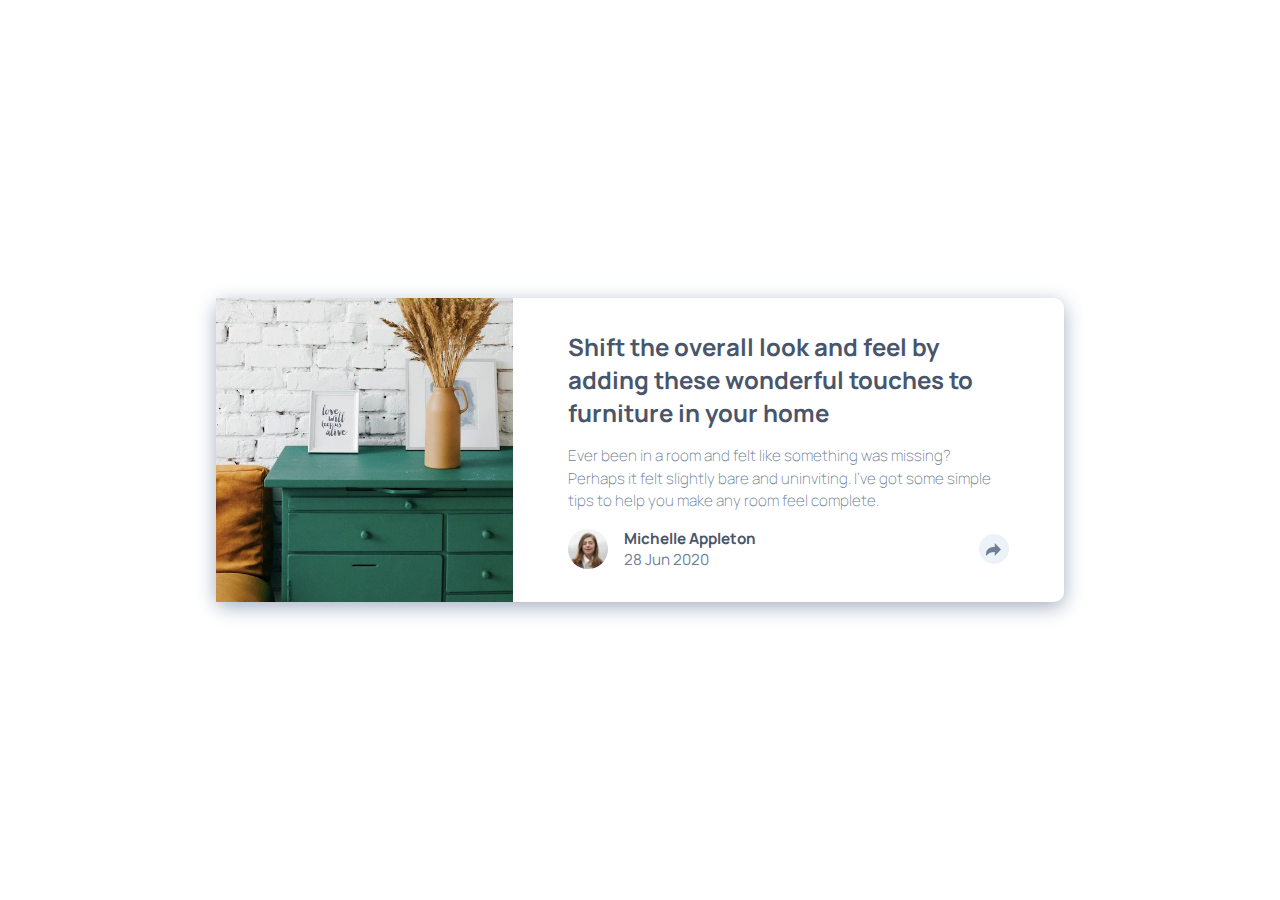
<file: index.html>
<!DOCTYPE html>
<html lang="en">

<head>
    <meta charset="UTF-8">
    <meta name="viewport" content="width=device-width, initial-scale=1.0">
    <!-- displays site properly based on user's device -->

    <link rel="icon" type="image/png" sizes="32x32" href="./images/favicon-32x32.png">

    <link rel="stylesheet" href="style.css">

    <title>Frontend Mentor | Article preview component</title>

    <!-- Feel free to remove these styles or customise in your own stylesheet 👍 -->
</head>

<body>

    <div class="container" role="main">

        <div class="image-ctn" role="image">
            <img src="./images/drawers.jpg" alt="Drawer's image" class="card-image">
        </div>

        <div class="contain" role="title">
            <h1 class="title">
                Shift the overall look and feel by adding these wonderful touches to furniture in your home
            </h1>

            <p class="card-txt" role="text">
                Ever been in a room and felt like something was missing? Perhaps it felt slightly bare and uninviting. I’ve got some simple tips to help you make any room feel complete.
            </p>

            <div class="person-ctn" role="info">
                <div class="img-ctn" role="image">
                    <img src="./images/avatar-michelle.jpg" alt="person's Image">
                </div>
                <div class="name-ctn" role="text">
                    <p class="name">Michelle Appleton</p>
                    <p class="date">28 Jun 2020</p>
                </div>
                <div class="share-ctn share-ctn-1" role="button">
                    <img src="./images/icon-share.svg" alt="share icon">
                    <div class="social-share-ctn-bg">
                        <div class="contain social-flex" role="links">
                            <p class="share-txt">share</p>
                            <div class="social-links-ctn">
                                <a href="" class="social-link" aria-label="Facebook logo">
                                    <svg xmlns="http://www.w3.org/2000/svg" width="20" height="20"><path fill="#FFF" d="M18.896 0H1.104C.494 0 0 .494 0 1.104v17.793C0 19.506.494 20 1.104 20h9.58v-7.745H8.076V9.237h2.606V7.01c0-2.583 1.578-3.99 3.883-3.99 1.104 0 2.052.082 2.329.119v2.7h-1.598c-1.254 0-1.496.597-1.496 1.47v1.928h2.989l-.39 3.018h-2.6V20h5.098c.608 0 1.102-.494 1.102-1.104V1.104C20 .494 19.506 0 18.896 0z"/></svg>
                                </a>
                                <a href="" class="social-link" aria-label="Twitter logo">
                                    <svg xmlns="http://www.w3.org/2000/svg" width="20" height="17"><path fill="#FFF" d="M20 2.172a8.192 8.192 0 01-2.357.646 4.11 4.11 0 001.804-2.27 8.22 8.22 0 01-2.605.996A4.096 4.096 0 0013.847.248c-2.65 0-4.596 2.472-3.998 5.037A11.648 11.648 0 011.392 1a4.109 4.109 0 001.27 5.478 4.086 4.086 0 01-1.858-.513c-.045 1.9 1.318 3.679 3.291 4.075a4.113 4.113 0 01-1.853.07 4.106 4.106 0 003.833 2.849A8.25 8.25 0 010 14.658a11.616 11.616 0 006.29 1.843c7.618 0 11.922-6.434 11.663-12.205A8.354 8.354 0 0020 2.172z"/></svg>
                                </a>
                                <a href="" class="social-link" aria-label="Pintrest logo">
                                    <svg xmlns="http://www.w3.org/2000/svg" width="20" height="20"><path fill="#FFF" d="M10 0C4.478 0 0 4.477 0 10c0 4.237 2.636 7.855 6.356 9.312-.088-.791-.167-2.005.035-2.868.182-.78 1.172-4.97 1.172-4.97s-.299-.6-.299-1.486c0-1.39.806-2.428 1.81-2.428.852 0 1.264.64 1.264 1.408 0 .858-.545 2.14-.828 3.33-.236.995.5 1.807 1.48 1.807 1.778 0 3.144-1.874 3.144-4.58 0-2.393-1.72-4.068-4.177-4.068-2.845 0-4.515 2.135-4.515 4.34 0 .859.331 1.781.745 2.281a.3.3 0 01.069.288l-.278 1.133c-.044.183-.145.223-.335.134-1.249-.581-2.03-2.407-2.03-3.874 0-3.154 2.292-6.052 6.608-6.052 3.469 0 6.165 2.473 6.165 5.776 0 3.447-2.173 6.22-5.19 6.22-1.013 0-1.965-.525-2.291-1.148l-.623 2.378c-.226.869-.835 1.958-1.244 2.621.937.29 1.931.446 2.962.446 5.522 0 10-4.477 10-10S15.522 0 10 0z"/></svg>
                                </a>
                            </div>
                        </div>
                    </div>
                </div>
            </div>

        </div>
        <div class="social-share-ctn" role="button">
            <div class="contain social-flex">
                <p class="share-txt">share</p>
                <div class="social-links-ctn" role="links">
                    <a href="" class="social-link" aria-label="Facebook logo">
                        <svg xmlns="http://www.w3.org/2000/svg" width="20" height="20"><path fill="#FFF" d="M18.896 0H1.104C.494 0 0 .494 0 1.104v17.793C0 19.506.494 20 1.104 20h9.58v-7.745H8.076V9.237h2.606V7.01c0-2.583 1.578-3.99 3.883-3.99 1.104 0 2.052.082 2.329.119v2.7h-1.598c-1.254 0-1.496.597-1.496 1.47v1.928h2.989l-.39 3.018h-2.6V20h5.098c.608 0 1.102-.494 1.102-1.104V1.104C20 .494 19.506 0 18.896 0z"/></svg>
                    </a>
                    <a href="" class="social-link" aria-label="Twitter logo">
                        <svg xmlns="http://www.w3.org/2000/svg" width="20" height="17"><path fill="#FFF" d="M20 2.172a8.192 8.192 0 01-2.357.646 4.11 4.11 0 001.804-2.27 8.22 8.22 0 01-2.605.996A4.096 4.096 0 0013.847.248c-2.65 0-4.596 2.472-3.998 5.037A11.648 11.648 0 011.392 1a4.109 4.109 0 001.27 5.478 4.086 4.086 0 01-1.858-.513c-.045 1.9 1.318 3.679 3.291 4.075a4.113 4.113 0 01-1.853.07 4.106 4.106 0 003.833 2.849A8.25 8.25 0 010 14.658a11.616 11.616 0 006.29 1.843c7.618 0 11.922-6.434 11.663-12.205A8.354 8.354 0 0020 2.172z"/></svg>
                    </a>
                    <a href="" class="social-link" aria-label="Pintrest logo">
                        <svg xmlns="http://www.w3.org/2000/svg" width="20" height="20"><path fill="#FFF" d="M10 0C4.478 0 0 4.477 0 10c0 4.237 2.636 7.855 6.356 9.312-.088-.791-.167-2.005.035-2.868.182-.78 1.172-4.97 1.172-4.97s-.299-.6-.299-1.486c0-1.39.806-2.428 1.81-2.428.852 0 1.264.64 1.264 1.408 0 .858-.545 2.14-.828 3.33-.236.995.5 1.807 1.48 1.807 1.778 0 3.144-1.874 3.144-4.58 0-2.393-1.72-4.068-4.177-4.068-2.845 0-4.515 2.135-4.515 4.34 0 .859.331 1.781.745 2.281a.3.3 0 01.069.288l-.278 1.133c-.044.183-.145.223-.335.134-1.249-.581-2.03-2.407-2.03-3.874 0-3.154 2.292-6.052 6.608-6.052 3.469 0 6.165 2.473 6.165 5.776 0 3.447-2.173 6.22-5.19 6.22-1.013 0-1.965-.525-2.291-1.148l-.623 2.378c-.226.869-.835 1.958-1.244 2.621.937.29 1.931.446 2.962.446 5.522 0 10-4.477 10-10S15.522 0 10 0z"/></svg>
                    </a>
                </div>
                <div class="share-ctn share-ctn-2" role="image">
                    <svg xmlns="http://www.w3.org/2000/svg" width="15" height="13"><path fill="#FFF" d="M15 6.495L8.766.014V3.88H7.441C3.33 3.88 0 7.039 0 10.936v2.049l.589-.612C2.59 10.294 5.422 9.11 8.39 9.11h.375v3.867L15 6.495z"/></svg>
                </div>
            </div>
        </div>
    </div>

    <script>
        const share = document.querySelectorAll('.share-ctn');
        const shareCtn = document.querySelector('.social-share-ctn');
        const shareCtnBg = document.querySelector('.social-share-ctn-bg');

        let shown = false;

        function show() {
            if (!shown) {
                shareCtnBg.classList.add('show-bg');
                shareCtn.classList.add('show');
                shown = true;
            } else {
                shareCtnBg.classList.remove('show-bg');
                shareCtn.classList.remove('show');
                shown = false;
            }

            console.log('function working')
        }
        share.forEach((item) => {
            item.addEventListener('click', show);
        })
    </script>

</body>

</html>
</file>
<file: style.css>
@import url('https://fonts.googleapis.com/css2?family=Manrope:wght@500;700&display=swap');
:root {
    --Very-Dark-Grayish-Blue: hsl(217, 19%, 35%);
    --Desaturated-Dark-Blue: hsl(214, 17%, 51%);
    --Grayish-Blue: hsl(212, 23%, 69%);
    --Light-Grayish-Blue: hsl(210, 46%, 95%);
    --manrope-font: 'Manrope', sans-serif;
}

*,
*::before,
*::after {
    box-sizing: border-box;
}

img {
    max-width: 100%;
}

body {
    margin: 0;
    font-family: var(--manrope-font);
    height: 100vh;
    display: grid;
    justify-items: center;
    align-items: center;
}


/* Card container */

.container {
    margin: 5rem auto;
    width: 90%;
    max-width: 23rem;
    border-radius: 10px;
    overflow: hidden;
    box-shadow: 0 5px 20px hsl(217, 19%, 70%);
    position: relative;
}


/* content container */

.contain {
    width: 80%;
    margin: 0 auto;
}


/* Main content of the card */


/* title of the card */

.title {
    color: var(--Very-Dark-Grayish-Blue);
    font-size: 1.15rem;
    margin-top: 2rem;
}

.card-txt {
    font-size: 0.93rem;
    color: var(--Desaturated-Dark-Blue);
    line-height: 1.5;
    font-weight: 100;
}


/* Person container */

.person-ctn {}

.img-ctn {
    width: 40px;
    height: 40px;
}

.img-ctn img {
    border-radius: 100%;
}

p.name,
p.date {
    margin: 0;
}

p.name {
    font-size: 0.85rem;
    font-weight: bold;
    color: var(--Very-Dark-Grayish-Blue);
}

p.date {
    font-size: 0.8rem;
    color: var(--Desaturated-Dark-Blue);
}

.share-ctn {
    width: 30px;
    height: 30px;
    display: flex;
    justify-content: center;
    align-items: center;
    background: var(--Light-Grayish-Blue);
    border-radius: 100%;
}

.person-ctn,
.social-flex {
    padding: 1rem 0;
    display: flex;
    align-items: center;
}

.name-ctn,
.social-links-ctn {
    margin-left: 1rem;
}

.share-ctn {
    margin-left: auto;
}


/* Social share container */

.social-share-ctn {
    display: flex;
    background: var(--Very-Dark-Grayish-Blue);
    width: 100%;
    transition: all 300ms;
    position: absolute;
    transform: translateY(0%);
}

.show {
    z-index: 1;
    transform: translateY(-100%);
}

.social-share-ctn p {
    margin: 0;
}

p.share-txt {
    text-transform: uppercase;
    letter-spacing: 5px;
    font-size: 0.92rem;
    color: var(--Grayish-Blue);
    font-weight: 100;
}

.social-links-ctn,
.social-links-ctn a {
    display: flex;
    justify-content: space-between;
    align-items: center;
}

.social-links-ctn a+a {
    margin-left: 0.8rem;
}

.share-ctn-2 {
    background: var(--Desaturated-Dark-Blue);
}

.share-ctn-1 {
    position: relative;
}

.social-share-ctn-bg {
    display: none;
}

@media screen and (min-width: 968px) {
    .container {
        display: grid;
        grid-template-columns: 35% 65%;
        width: 80%;
        max-width: 53rem;
        overflow: visible;
    }
    .image-ctn {
        background: url(./images/drawers.jpg) center left no-repeat;
        background-size: cover;
    }
    .image-ctn img {
        display: none;
    }
    .title {
        font-size: 1.5rem;
    }
    .person-ctn {
        padding-top: 0;
        margin-bottom: 1rem;
    }
    .card-txt,
    p.name,
    p.date {
        font-size: 0.95rem;
    }
    .social-share-ctn {
        display: none;
    }
    .social-flex {
        justify-content: center;
    }
    .social-share-ctn-bg {
        display: block;
        position: absolute;
        background: var(--Very-Dark-Grayish-Blue);
        width: 15rem;
        top: -80px;
        left: -100px;
        border-radius: 10px;
        opacity: 0;
        transform: translateY(15px);
        transition: all 300ms;
    }
    .social-share-ctn-bg p {
        margin: 0;
    }
    .show-bg {
        transform: translateY(-15px);
        opacity: 1;
    }
    .social-share-ctn-bg::after {
        content: '';
        width: 15px;
        height: 15px;
        background: var(--Very-Dark-Grayish-Blue);
        position: absolute;
        transform: rotate(45deg);
        bottom: -7px;
        left: 45%;
    }
}
</file>
